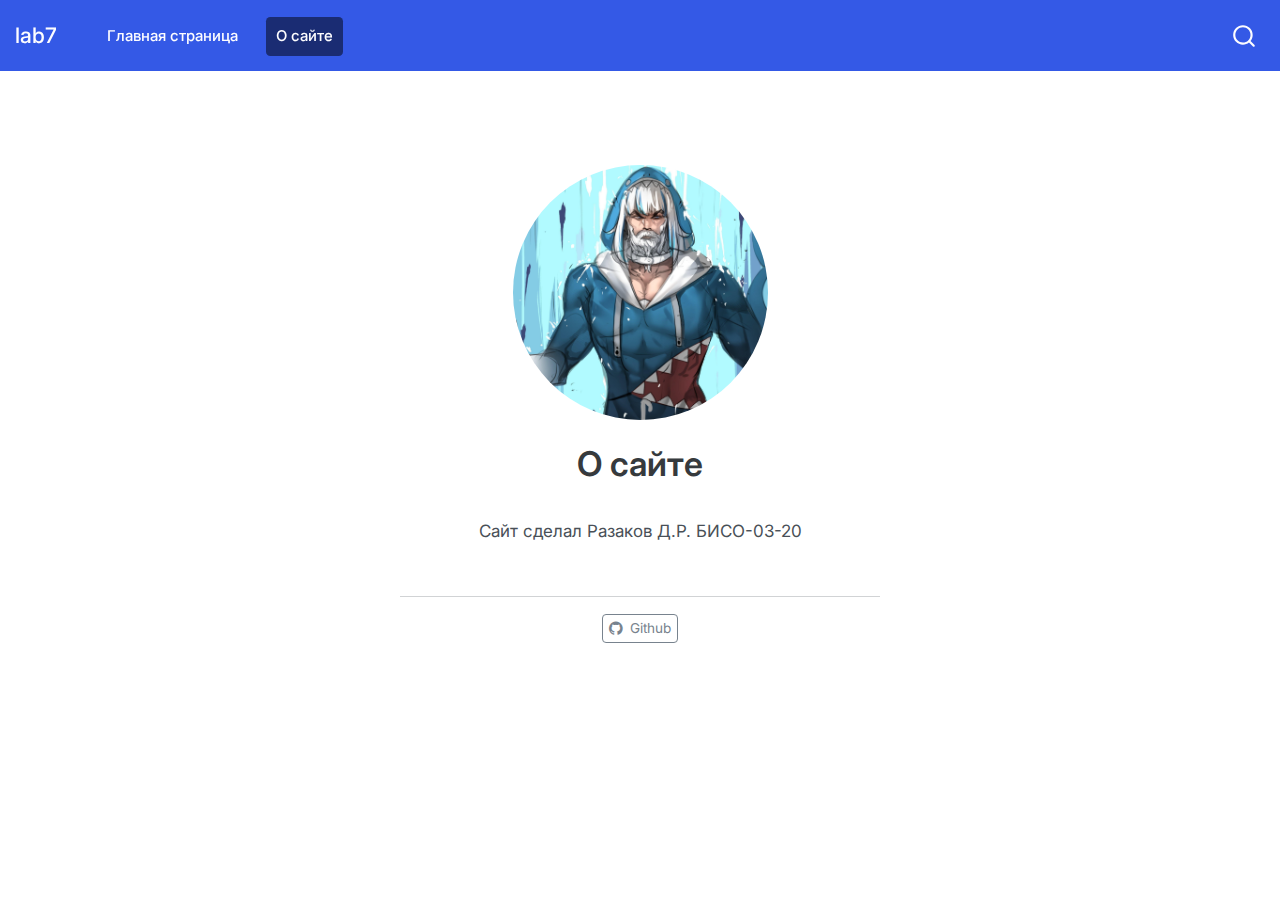
<file: docs/about.html>
<!DOCTYPE html>
<html xmlns="http://www.w3.org/1999/xhtml" lang="en" xml:lang="en"><head>

<meta charset="utf-8">
<meta name="generator" content="quarto-1.3.353">

<meta name="viewport" content="width=device-width, initial-scale=1.0, user-scalable=yes">


<title>lab7 - О сайте</title>
<style>
code{white-space: pre-wrap;}
span.smallcaps{font-variant: small-caps;}
div.columns{display: flex; gap: min(4vw, 1.5em);}
div.column{flex: auto; overflow-x: auto;}
div.hanging-indent{margin-left: 1.5em; text-indent: -1.5em;}
ul.task-list{list-style: none;}
ul.task-list li input[type="checkbox"] {
  width: 0.8em;
  margin: 0 0.8em 0.2em -1em; /* quarto-specific, see https://github.com/quarto-dev/quarto-cli/issues/4556 */ 
  vertical-align: middle;
}
</style>


<script src="site_libs/quarto-nav/quarto-nav.js"></script>
<script src="site_libs/quarto-nav/headroom.min.js"></script>
<script src="site_libs/clipboard/clipboard.min.js"></script>
<script src="site_libs/quarto-search/autocomplete.umd.js"></script>
<script src="site_libs/quarto-search/fuse.min.js"></script>
<script src="site_libs/quarto-search/quarto-search.js"></script>
<meta name="quarto:offset" content="./">
<script src="site_libs/quarto-html/quarto.js"></script>
<script src="site_libs/quarto-html/popper.min.js"></script>
<script src="site_libs/quarto-html/tippy.umd.min.js"></script>
<link href="site_libs/quarto-html/tippy.css" rel="stylesheet">
<link href="site_libs/quarto-html/quarto-syntax-highlighting.css" rel="stylesheet" id="quarto-text-highlighting-styles">
<script src="site_libs/bootstrap/bootstrap.min.js"></script>
<link href="site_libs/bootstrap/bootstrap-icons.css" rel="stylesheet">
<link href="site_libs/bootstrap/bootstrap.min.css" rel="stylesheet" id="quarto-bootstrap" data-mode="light">
<script id="quarto-search-options" type="application/json">{
  "location": "navbar",
  "copy-button": false,
  "collapse-after": 3,
  "panel-placement": "end",
  "type": "overlay",
  "limit": 20,
  "language": {
    "search-no-results-text": "No results",
    "search-matching-documents-text": "matching documents",
    "search-copy-link-title": "Copy link to search",
    "search-hide-matches-text": "Hide additional matches",
    "search-more-match-text": "more match in this document",
    "search-more-matches-text": "more matches in this document",
    "search-clear-button-title": "Clear",
    "search-detached-cancel-button-title": "Cancel",
    "search-submit-button-title": "Submit"
  }
}</script>


<link rel="stylesheet" href="styles.css">
</head>

<body class="nav-fixed fullcontent">

<div id="quarto-search-results"></div>
  <header id="quarto-header" class="headroom fixed-top">
    <nav class="navbar navbar-expand-lg navbar-dark ">
      <div class="navbar-container container-fluid">
      <div class="navbar-brand-container">
    <a class="navbar-brand" href="./index.html">
    <span class="navbar-title">lab7</span>
    </a>
  </div>
            <div id="quarto-search" class="" title="Search"></div>
          <button class="navbar-toggler" type="button" data-bs-toggle="collapse" data-bs-target="#navbarCollapse" aria-controls="navbarCollapse" aria-expanded="false" aria-label="Toggle navigation" onclick="if (window.quartoToggleHeadroom) { window.quartoToggleHeadroom(); }">
  <span class="navbar-toggler-icon"></span>
</button>
          <div class="collapse navbar-collapse" id="navbarCollapse">
            <ul class="navbar-nav navbar-nav-scroll me-auto">
  <li class="nav-item">
    <a class="nav-link" href="./index.html" rel="" target="">
 <span class="menu-text">Главная страница</span></a>
  </li>  
  <li class="nav-item">
    <a class="nav-link active" href="./about.html" rel="" target="" aria-current="page">
 <span class="menu-text">О сайте</span></a>
  </li>  
</ul>
            <div class="quarto-navbar-tools ms-auto">
</div>
          </div> <!-- /navcollapse -->
      </div> <!-- /container-fluid -->
    </nav>
</header>
<!-- content -->
<div id="quarto-content" class="quarto-container page-columns page-rows-contents page-layout-article page-navbar">
<!-- sidebar -->
<!-- margin-sidebar -->
    
<!-- main -->
<div class="quarto-about-jolla">
  <img src="pumpedGura.jpg" class="about-image
  round " style="height: 15em; width: 15em;">
 <header id="title-block-header" class="quarto-title-block default">
<div class="quarto-title">
<h1 class="title">О сайте</h1>
</div>
<div class="quarto-title-meta">
  </div>
</header><main class="content" id="quarto-document-content">
<p>Сайт сделал Разаков Д.Р. БИСО-03-20</p>


</main> 
  <hr class="about-sep">
   <div class="about-links">
  <a href="https://github.com/Keykoun" class="about-link" rel="" target="">
    <i class="bi bi-github"></i>
     <span class="about-link-text">Github</span>
  </a>
</div>
</div>
 <!-- /main -->
<script id="quarto-html-after-body" type="application/javascript">
window.document.addEventListener("DOMContentLoaded", function (event) {
  const toggleBodyColorMode = (bsSheetEl) => {
    const mode = bsSheetEl.getAttribute("data-mode");
    const bodyEl = window.document.querySelector("body");
    if (mode === "dark") {
      bodyEl.classList.add("quarto-dark");
      bodyEl.classList.remove("quarto-light");
    } else {
      bodyEl.classList.add("quarto-light");
      bodyEl.classList.remove("quarto-dark");
    }
  }
  const toggleBodyColorPrimary = () => {
    const bsSheetEl = window.document.querySelector("link#quarto-bootstrap");
    if (bsSheetEl) {
      toggleBodyColorMode(bsSheetEl);
    }
  }
  toggleBodyColorPrimary();  
  const isCodeAnnotation = (el) => {
    for (const clz of el.classList) {
      if (clz.startsWith('code-annotation-')) {                     
        return true;
      }
    }
    return false;
  }
  const clipboard = new window.ClipboardJS('.code-copy-button', {
    text: function(trigger) {
      const codeEl = trigger.previousElementSibling.cloneNode(true);
      for (const childEl of codeEl.children) {
        if (isCodeAnnotation(childEl)) {
          childEl.remove();
        }
      }
      return codeEl.innerText;
    }
  });
  clipboard.on('success', function(e) {
    // button target
    const button = e.trigger;
    // don't keep focus
    button.blur();
    // flash "checked"
    button.classList.add('code-copy-button-checked');
    var currentTitle = button.getAttribute("title");
    button.setAttribute("title", "Copied!");
    let tooltip;
    if (window.bootstrap) {
      button.setAttribute("data-bs-toggle", "tooltip");
      button.setAttribute("data-bs-placement", "left");
      button.setAttribute("data-bs-title", "Copied!");
      tooltip = new bootstrap.Tooltip(button, 
        { trigger: "manual", 
          customClass: "code-copy-button-tooltip",
          offset: [0, -8]});
      tooltip.show();    
    }
    setTimeout(function() {
      if (tooltip) {
        tooltip.hide();
        button.removeAttribute("data-bs-title");
        button.removeAttribute("data-bs-toggle");
        button.removeAttribute("data-bs-placement");
      }
      button.setAttribute("title", currentTitle);
      button.classList.remove('code-copy-button-checked');
    }, 1000);
    // clear code selection
    e.clearSelection();
  });
  function tippyHover(el, contentFn) {
    const config = {
      allowHTML: true,
      content: contentFn,
      maxWidth: 500,
      delay: 100,
      arrow: false,
      appendTo: function(el) {
          return el.parentElement;
      },
      interactive: true,
      interactiveBorder: 10,
      theme: 'quarto',
      placement: 'bottom-start'
    };
    window.tippy(el, config); 
  }
  const noterefs = window.document.querySelectorAll('a[role="doc-noteref"]');
  for (var i=0; i<noterefs.length; i++) {
    const ref = noterefs[i];
    tippyHover(ref, function() {
      // use id or data attribute instead here
      let href = ref.getAttribute('data-footnote-href') || ref.getAttribute('href');
      try { href = new URL(href).hash; } catch {}
      const id = href.replace(/^#\/?/, "");
      const note = window.document.getElementById(id);
      return note.innerHTML;
    });
  }
      let selectedAnnoteEl;
      const selectorForAnnotation = ( cell, annotation) => {
        let cellAttr = 'data-code-cell="' + cell + '"';
        let lineAttr = 'data-code-annotation="' +  annotation + '"';
        const selector = 'span[' + cellAttr + '][' + lineAttr + ']';
        return selector;
      }
      const selectCodeLines = (annoteEl) => {
        const doc = window.document;
        const targetCell = annoteEl.getAttribute("data-target-cell");
        const targetAnnotation = annoteEl.getAttribute("data-target-annotation");
        const annoteSpan = window.document.querySelector(selectorForAnnotation(targetCell, targetAnnotation));
        const lines = annoteSpan.getAttribute("data-code-lines").split(",");
        const lineIds = lines.map((line) => {
          return targetCell + "-" + line;
        })
        let top = null;
        let height = null;
        let parent = null;
        if (lineIds.length > 0) {
            //compute the position of the single el (top and bottom and make a div)
            const el = window.document.getElementById(lineIds[0]);
            top = el.offsetTop;
            height = el.offsetHeight;
            parent = el.parentElement.parentElement;
          if (lineIds.length > 1) {
            const lastEl = window.document.getElementById(lineIds[lineIds.length - 1]);
            const bottom = lastEl.offsetTop + lastEl.offsetHeight;
            height = bottom - top;
          }
          if (top !== null && height !== null && parent !== null) {
            // cook up a div (if necessary) and position it 
            let div = window.document.getElementById("code-annotation-line-highlight");
            if (div === null) {
              div = window.document.createElement("div");
              div.setAttribute("id", "code-annotation-line-highlight");
              div.style.position = 'absolute';
              parent.appendChild(div);
            }
            div.style.top = top - 2 + "px";
            div.style.height = height + 4 + "px";
            let gutterDiv = window.document.getElementById("code-annotation-line-highlight-gutter");
            if (gutterDiv === null) {
              gutterDiv = window.document.createElement("div");
              gutterDiv.setAttribute("id", "code-annotation-line-highlight-gutter");
              gutterDiv.style.position = 'absolute';
              const codeCell = window.document.getElementById(targetCell);
              const gutter = codeCell.querySelector('.code-annotation-gutter');
              gutter.appendChild(gutterDiv);
            }
            gutterDiv.style.top = top - 2 + "px";
            gutterDiv.style.height = height + 4 + "px";
          }
          selectedAnnoteEl = annoteEl;
        }
      };
      const unselectCodeLines = () => {
        const elementsIds = ["code-annotation-line-highlight", "code-annotation-line-highlight-gutter"];
        elementsIds.forEach((elId) => {
          const div = window.document.getElementById(elId);
          if (div) {
            div.remove();
          }
        });
        selectedAnnoteEl = undefined;
      };
      // Attach click handler to the DT
      const annoteDls = window.document.querySelectorAll('dt[data-target-cell]');
      for (const annoteDlNode of annoteDls) {
        annoteDlNode.addEventListener('click', (event) => {
          const clickedEl = event.target;
          if (clickedEl !== selectedAnnoteEl) {
            unselectCodeLines();
            const activeEl = window.document.querySelector('dt[data-target-cell].code-annotation-active');
            if (activeEl) {
              activeEl.classList.remove('code-annotation-active');
            }
            selectCodeLines(clickedEl);
            clickedEl.classList.add('code-annotation-active');
          } else {
            // Unselect the line
            unselectCodeLines();
            clickedEl.classList.remove('code-annotation-active');
          }
        });
      }
  const findCites = (el) => {
    const parentEl = el.parentElement;
    if (parentEl) {
      const cites = parentEl.dataset.cites;
      if (cites) {
        return {
          el,
          cites: cites.split(' ')
        };
      } else {
        return findCites(el.parentElement)
      }
    } else {
      return undefined;
    }
  };
  var bibliorefs = window.document.querySelectorAll('a[role="doc-biblioref"]');
  for (var i=0; i<bibliorefs.length; i++) {
    const ref = bibliorefs[i];
    const citeInfo = findCites(ref);
    if (citeInfo) {
      tippyHover(citeInfo.el, function() {
        var popup = window.document.createElement('div');
        citeInfo.cites.forEach(function(cite) {
          var citeDiv = window.document.createElement('div');
          citeDiv.classList.add('hanging-indent');
          citeDiv.classList.add('csl-entry');
          var biblioDiv = window.document.getElementById('ref-' + cite);
          if (biblioDiv) {
            citeDiv.innerHTML = biblioDiv.innerHTML;
          }
          popup.appendChild(citeDiv);
        });
        return popup.innerHTML;
      });
    }
  }
});
</script>
</div> <!-- /content -->



</body></html>
</file>
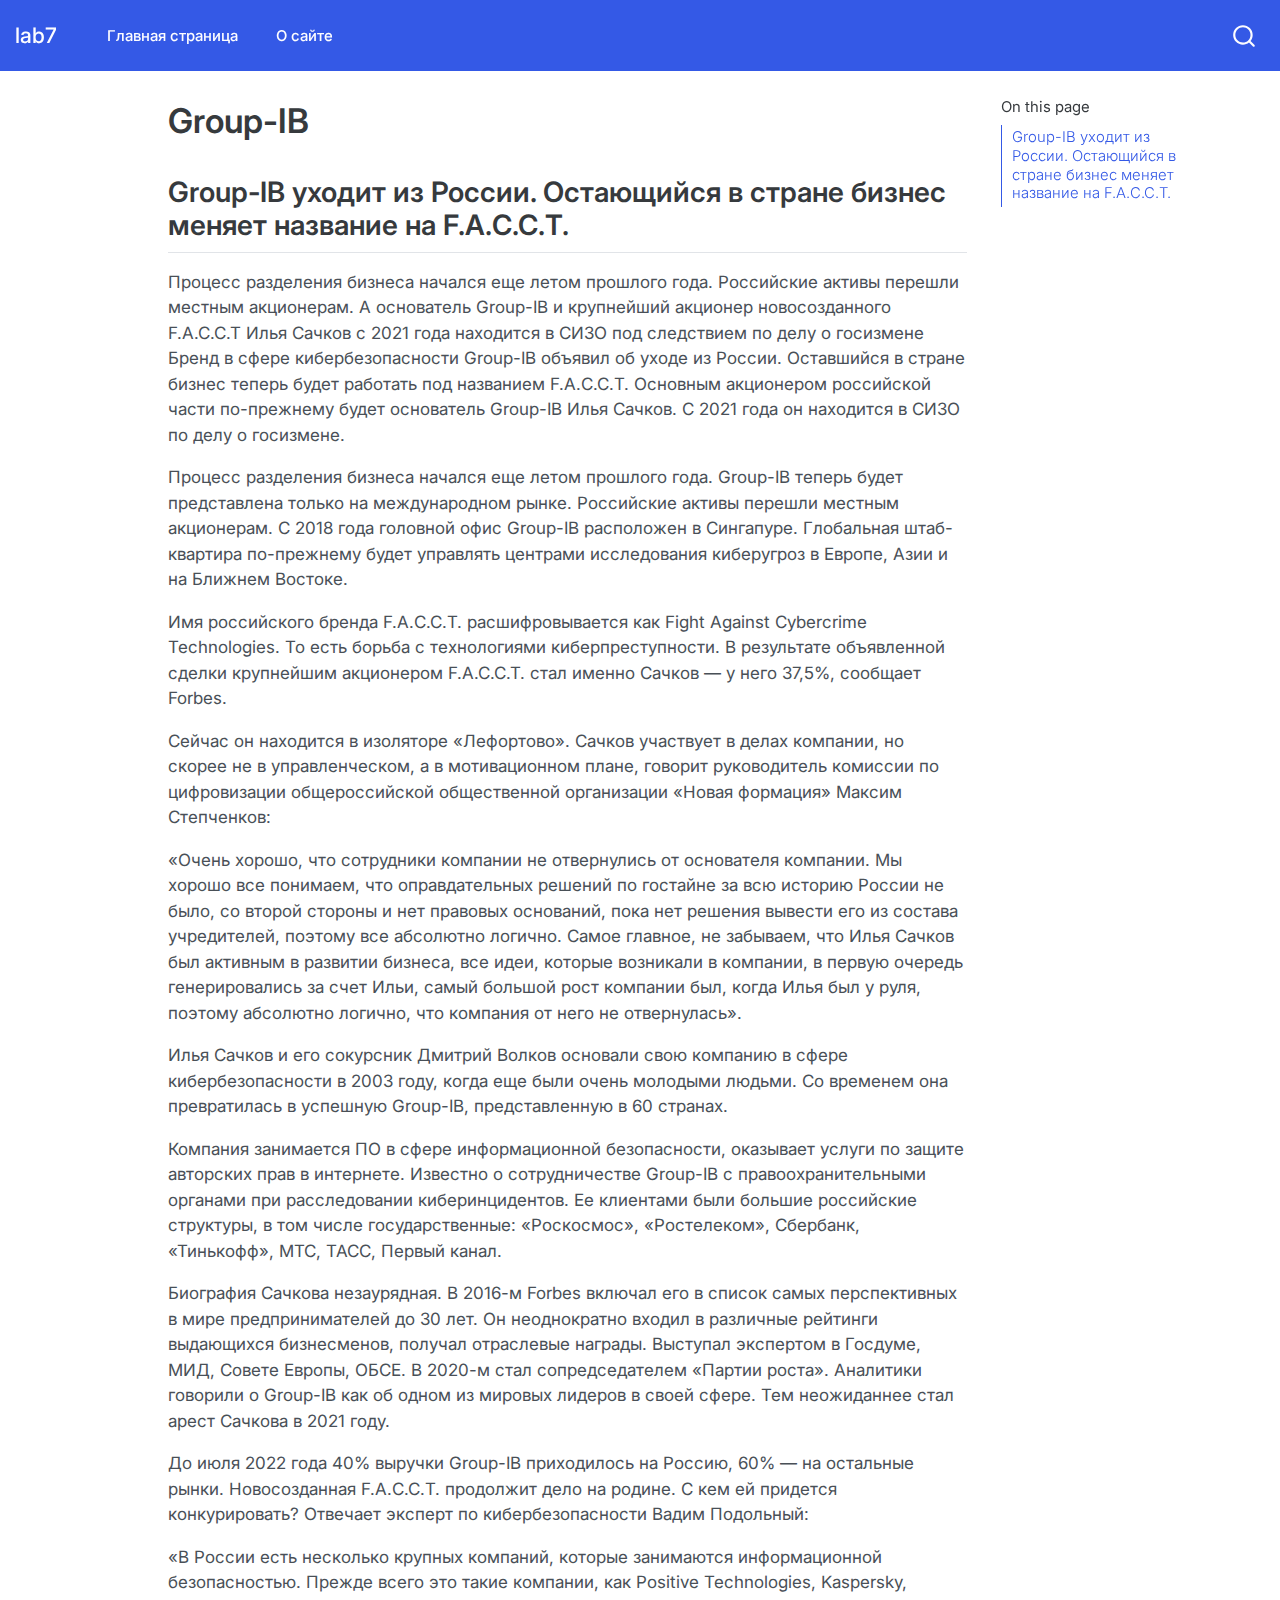
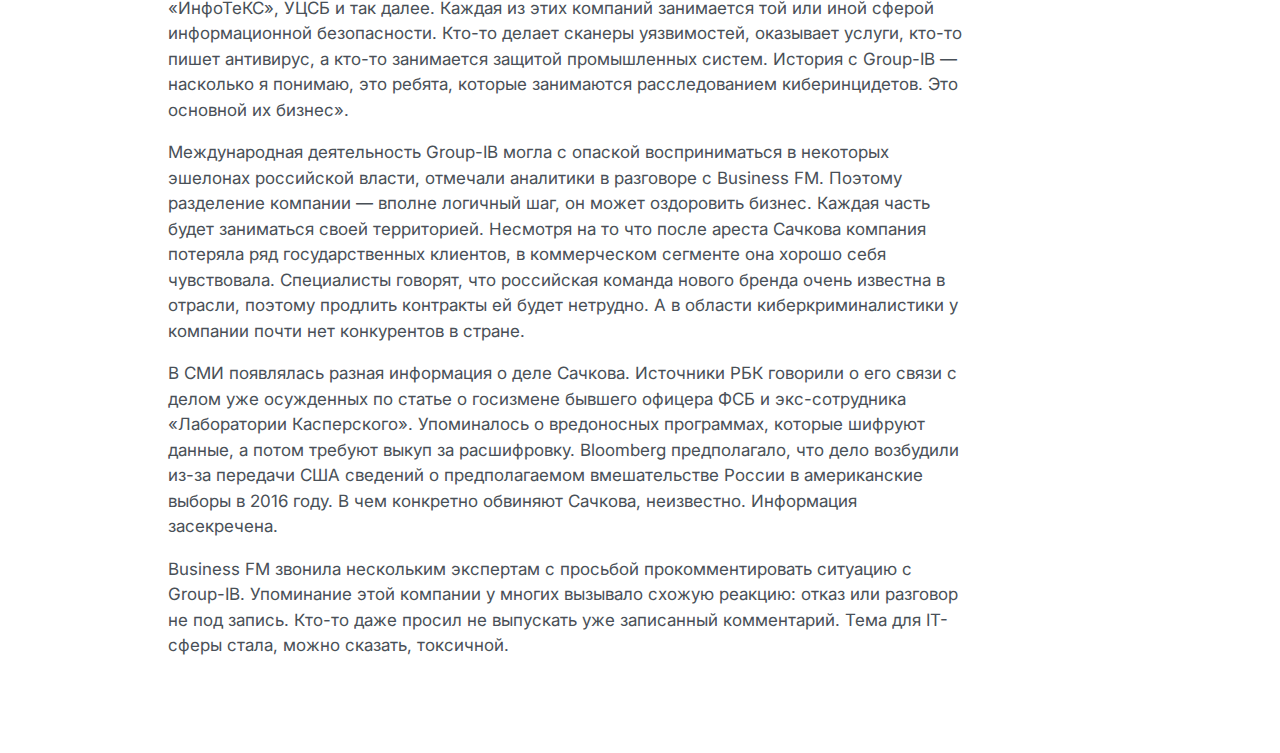
<file: docs/group_ib.html>
<!DOCTYPE html>
<html xmlns="http://www.w3.org/1999/xhtml" lang="en" xml:lang="en"><head>

<meta charset="utf-8">
<meta name="generator" content="quarto-1.3.353">

<meta name="viewport" content="width=device-width, initial-scale=1.0, user-scalable=yes">


<title>lab7 - Group-IB</title>
<style>
code{white-space: pre-wrap;}
span.smallcaps{font-variant: small-caps;}
div.columns{display: flex; gap: min(4vw, 1.5em);}
div.column{flex: auto; overflow-x: auto;}
div.hanging-indent{margin-left: 1.5em; text-indent: -1.5em;}
ul.task-list{list-style: none;}
ul.task-list li input[type="checkbox"] {
  width: 0.8em;
  margin: 0 0.8em 0.2em -1em; /* quarto-specific, see https://github.com/quarto-dev/quarto-cli/issues/4556 */ 
  vertical-align: middle;
}
</style>


<script src="site_libs/quarto-nav/quarto-nav.js"></script>
<script src="site_libs/quarto-nav/headroom.min.js"></script>
<script src="site_libs/clipboard/clipboard.min.js"></script>
<script src="site_libs/quarto-search/autocomplete.umd.js"></script>
<script src="site_libs/quarto-search/fuse.min.js"></script>
<script src="site_libs/quarto-search/quarto-search.js"></script>
<meta name="quarto:offset" content="./">
<script src="site_libs/quarto-html/quarto.js"></script>
<script src="site_libs/quarto-html/popper.min.js"></script>
<script src="site_libs/quarto-html/tippy.umd.min.js"></script>
<script src="site_libs/quarto-html/anchor.min.js"></script>
<link href="site_libs/quarto-html/tippy.css" rel="stylesheet">
<link href="site_libs/quarto-html/quarto-syntax-highlighting-dark.css" rel="stylesheet" id="quarto-text-highlighting-styles">
<script src="site_libs/bootstrap/bootstrap.min.js"></script>
<link href="site_libs/bootstrap/bootstrap-icons.css" rel="stylesheet">
<link href="site_libs/bootstrap/bootstrap.min.css" rel="stylesheet" id="quarto-bootstrap" data-mode="dark">
<script id="quarto-search-options" type="application/json">{
  "location": "navbar",
  "copy-button": false,
  "collapse-after": 3,
  "panel-placement": "end",
  "type": "overlay",
  "limit": 20,
  "language": {
    "search-no-results-text": "No results",
    "search-matching-documents-text": "matching documents",
    "search-copy-link-title": "Copy link to search",
    "search-hide-matches-text": "Hide additional matches",
    "search-more-match-text": "more match in this document",
    "search-more-matches-text": "more matches in this document",
    "search-clear-button-title": "Clear",
    "search-detached-cancel-button-title": "Cancel",
    "search-submit-button-title": "Submit"
  }
}</script>


<link rel="stylesheet" href="styles.css">
</head>

<body class="nav-fixed">

<div id="quarto-search-results"></div>
  <header id="quarto-header" class="headroom fixed-top">
    <nav class="navbar navbar-expand-lg navbar-dark ">
      <div class="navbar-container container-fluid">
      <div class="navbar-brand-container">
    <a class="navbar-brand" href="./index.html">
    <span class="navbar-title">lab7</span>
    </a>
  </div>
            <div id="quarto-search" class="" title="Search"></div>
          <button class="navbar-toggler" type="button" data-bs-toggle="collapse" data-bs-target="#navbarCollapse" aria-controls="navbarCollapse" aria-expanded="false" aria-label="Toggle navigation" onclick="if (window.quartoToggleHeadroom) { window.quartoToggleHeadroom(); }">
  <span class="navbar-toggler-icon"></span>
</button>
          <div class="collapse navbar-collapse" id="navbarCollapse">
            <ul class="navbar-nav navbar-nav-scroll me-auto">
  <li class="nav-item">
    <a class="nav-link" href="./index.html" rel="" target="">
 <span class="menu-text">Главная страница</span></a>
  </li>  
  <li class="nav-item">
    <a class="nav-link" href="./about.html" rel="" target="">
 <span class="menu-text">О сайте</span></a>
  </li>  
</ul>
            <div class="quarto-navbar-tools ms-auto">
</div>
          </div> <!-- /navcollapse -->
      </div> <!-- /container-fluid -->
    </nav>
</header>
<!-- content -->
<div id="quarto-content" class="quarto-container page-columns page-rows-contents page-layout-article page-navbar">
<!-- sidebar -->
<!-- margin-sidebar -->
    <div id="quarto-margin-sidebar" class="sidebar margin-sidebar">
        <nav id="TOC" role="doc-toc" class="toc-active">
    <h2 id="toc-title">On this page</h2>
   
  <ul>
  <li><a href="#group-ib-уходит-из-россии.-остающийся-в-стране-бизнес-меняет-название-на-f.a.с.с.t." id="toc-group-ib-уходит-из-россии.-остающийся-в-стране-бизнес-меняет-название-на-f.a.с.с.t." class="nav-link active" data-scroll-target="#group-ib-уходит-из-россии.-остающийся-в-стране-бизнес-меняет-название-на-f.a.с.с.t.">Group-IB уходит из России. Остающийся в стране бизнес меняет название на F.A.С.С.T.</a></li>
  </ul>
</nav>
    </div>
<!-- main -->
<main class="content" id="quarto-document-content">

<header id="title-block-header" class="quarto-title-block default">
<div class="quarto-title">
<h1 class="title">Group-IB</h1>
</div>



<div class="quarto-title-meta">

    
  
    
  </div>
  

</header>

<section id="group-ib-уходит-из-россии.-остающийся-в-стране-бизнес-меняет-название-на-f.a.с.с.t." class="level2">
<h2 class="anchored" data-anchor-id="group-ib-уходит-из-россии.-остающийся-в-стране-бизнес-меняет-название-на-f.a.с.с.t.">Group-IB уходит из России. Остающийся в стране бизнес меняет название на F.A.С.С.T.</h2>
<p>Процесс разделения бизнеса начался еще летом прошлого года. Российские активы перешли местным акционерам. А основатель Group-IB и крупнейший акционер новосозданного F.A.C.C.T Илья Сачков с 2021 года находится в СИЗО под следствием по делу о госизмене Бренд в сфере кибербезопасности Group-IB объявил об уходе из России. Оставшийся в стране бизнес теперь будет работать под названием F.A.С.С.T. Основным акционером российской части по-прежнему будет основатель Group-IB Илья Сачков. С 2021 года он находится в СИЗО по делу о госизмене.</p>
<p>Процесс разделения бизнеса начался еще летом прошлого года. Group-IB теперь будет представлена только на международном рынке. Российские активы перешли местным акционерам. С 2018 года головной офис Group-IB расположен в Сингапуре. Глобальная штаб-квартира по-прежнему будет управлять центрами исследования киберугроз в Европе, Азии и на Ближнем Востоке.</p>
<p>Имя российского бренда F.A.С.С.T. расшифровывается как Fight Against Cybercrime Technologies. То есть борьба с технологиями киберпреступности. В результате объявленной сделки крупнейшим акционером F.A.C.C.T. стал именно Сачков — у него 37,5%, сообщает Forbes.</p>
<p>Сейчас он находится в изоляторе «Лефортово». Сачков участвует в делах компании, но скорее не в управленческом, а в мотивационном плане, говорит руководитель комиссии по цифровизации общероссийской общественной организации «Новая формация» Максим Степченков:</p>
<p>«Очень хорошо, что сотрудники компании не отвернулись от основателя компании. Мы хорошо все понимаем, что оправдательных решений по гостайне за всю историю России не было, со второй стороны и нет правовых оснований, пока нет решения вывести его из состава учредителей, поэтому все абсолютно логично. Самое главное, не забываем, что Илья Сачков был активным в развитии бизнеса, все идеи, которые возникали в компании, в первую очередь генерировались за счет Ильи, самый большой рост компании был, когда Илья был у руля, поэтому абсолютно логично, что компания от него не отвернулась».</p>
<p>Илья Сачков и его сокурсник Дмитрий Волков основали свою компанию в сфере кибербезопасности в 2003 году, когда еще были очень молодыми людьми. Со временем она превратилась в успешную Group-IB, представленную в 60 странах.</p>
<p>Компания занимается ПО в сфере информационной безопасности, оказывает услуги по защите авторских прав в интернете. Известно о сотрудничестве Group-IB с правоохранительными органами при расследовании киберинцидентов. Ее клиентами были большие российские структуры, в том числе государственные: «Роскосмос», «Ростелеком», Сбербанк, «Тинькофф», МТС, ТАСС, Первый канал.</p>
<p>Биография Сачкова незаурядная. В 2016-м Forbes включал его в список самых перспективных в мире предпринимателей до 30 лет. Он неоднократно входил в различные рейтинги выдающихся бизнесменов, получал отраслевые награды. Выступал экспертом в Госдуме, МИД, Совете Европы, ОБСЕ. В 2020-м стал сопредседателем «Партии роста». Аналитики говорили о Group-IB как об одном из мировых лидеров в своей сфере. Тем неожиданнее стал арест Сачкова в 2021 году.</p>
<p>До июля 2022 года 40% выручки Group-IB приходилось на Россию, 60% — на остальные рынки. Новосозданная F.A.С.С.T. продолжит дело на родине. С кем ей придется конкурировать? Отвечает эксперт по кибербезопасности Вадим Подольный:</p>
<p>«В России есть несколько крупных компаний, которые занимаются информационной безопасностью. Прежде всего это такие компании, как Positive Technologies, Kaspersky, «ИнфоТеКС», УЦСБ и так далее. Каждая из этих компаний занимается той или иной сферой информационной безопасности. Кто-то делает сканеры уязвимостей, оказывает услуги, кто-то пишет антивирус, а кто-то занимается защитой промышленных систем. История с Group-IB — насколько я понимаю, это ребята, которые занимаются расследованием киберинцидетов. Это основной их бизнес».</p>
<p>Международная деятельность Group-IB могла с опаской восприниматься в некоторых эшелонах российской власти, отмечали аналитики в разговоре с Business FM. Поэтому разделение компании — вполне логичный шаг, он может оздоровить бизнес. Каждая часть будет заниматься своей территорией. Несмотря на то что после ареста Сачкова компания потеряла ряд государственных клиентов, в коммерческом сегменте она хорошо себя чувствовала. Специалисты говорят, что российская команда нового бренда очень известна в отрасли, поэтому продлить контракты ей будет нетрудно. А в области киберкриминалистики у компании почти нет конкурентов в стране.</p>
<p>В СМИ появлялась разная информация о деле Сачкова. Источники РБК говорили о его связи с делом уже осужденных по статье о госизмене бывшего офицера ФСБ и экс-сотрудника «Лаборатории Касперского». Упоминалось о вредоносных программах, которые шифруют данные, а потом требуют выкуп за расшифровку. Bloomberg предполагало, что дело возбудили из-за передачи США сведений о предполагаемом вмешательстве России в американские выборы в 2016 году. В чем конкретно обвиняют Сачкова, неизвестно. Информация засекречена.</p>
<p>Business FM звонила нескольким экспертам с просьбой прокомментировать ситуацию с Group-IB. Упоминание этой компании у многих вызывало схожую реакцию: отказ или разговор не под запись. Кто-то даже просил не выпускать уже записанный комментарий. Тема для IT-сферы стала, можно сказать, токсичной.</p>


</section>

</main> <!-- /main -->
<script id="quarto-html-after-body" type="application/javascript">
window.document.addEventListener("DOMContentLoaded", function (event) {
  const toggleBodyColorMode = (bsSheetEl) => {
    const mode = bsSheetEl.getAttribute("data-mode");
    const bodyEl = window.document.querySelector("body");
    if (mode === "dark") {
      bodyEl.classList.add("quarto-dark");
      bodyEl.classList.remove("quarto-light");
    } else {
      bodyEl.classList.add("quarto-light");
      bodyEl.classList.remove("quarto-dark");
    }
  }
  const toggleBodyColorPrimary = () => {
    const bsSheetEl = window.document.querySelector("link#quarto-bootstrap");
    if (bsSheetEl) {
      toggleBodyColorMode(bsSheetEl);
    }
  }
  toggleBodyColorPrimary();  
  const icon = "";
  const anchorJS = new window.AnchorJS();
  anchorJS.options = {
    placement: 'right',
    icon: icon
  };
  anchorJS.add('.anchored');
  const isCodeAnnotation = (el) => {
    for (const clz of el.classList) {
      if (clz.startsWith('code-annotation-')) {                     
        return true;
      }
    }
    return false;
  }
  const clipboard = new window.ClipboardJS('.code-copy-button', {
    text: function(trigger) {
      const codeEl = trigger.previousElementSibling.cloneNode(true);
      for (const childEl of codeEl.children) {
        if (isCodeAnnotation(childEl)) {
          childEl.remove();
        }
      }
      return codeEl.innerText;
    }
  });
  clipboard.on('success', function(e) {
    // button target
    const button = e.trigger;
    // don't keep focus
    button.blur();
    // flash "checked"
    button.classList.add('code-copy-button-checked');
    var currentTitle = button.getAttribute("title");
    button.setAttribute("title", "Copied!");
    let tooltip;
    if (window.bootstrap) {
      button.setAttribute("data-bs-toggle", "tooltip");
      button.setAttribute("data-bs-placement", "left");
      button.setAttribute("data-bs-title", "Copied!");
      tooltip = new bootstrap.Tooltip(button, 
        { trigger: "manual", 
          customClass: "code-copy-button-tooltip",
          offset: [0, -8]});
      tooltip.show();    
    }
    setTimeout(function() {
      if (tooltip) {
        tooltip.hide();
        button.removeAttribute("data-bs-title");
        button.removeAttribute("data-bs-toggle");
        button.removeAttribute("data-bs-placement");
      }
      button.setAttribute("title", currentTitle);
      button.classList.remove('code-copy-button-checked');
    }, 1000);
    // clear code selection
    e.clearSelection();
  });
  function tippyHover(el, contentFn) {
    const config = {
      allowHTML: true,
      content: contentFn,
      maxWidth: 500,
      delay: 100,
      arrow: false,
      appendTo: function(el) {
          return el.parentElement;
      },
      interactive: true,
      interactiveBorder: 10,
      theme: 'quarto',
      placement: 'bottom-start'
    };
    window.tippy(el, config); 
  }
  const noterefs = window.document.querySelectorAll('a[role="doc-noteref"]');
  for (var i=0; i<noterefs.length; i++) {
    const ref = noterefs[i];
    tippyHover(ref, function() {
      // use id or data attribute instead here
      let href = ref.getAttribute('data-footnote-href') || ref.getAttribute('href');
      try { href = new URL(href).hash; } catch {}
      const id = href.replace(/^#\/?/, "");
      const note = window.document.getElementById(id);
      return note.innerHTML;
    });
  }
      let selectedAnnoteEl;
      const selectorForAnnotation = ( cell, annotation) => {
        let cellAttr = 'data-code-cell="' + cell + '"';
        let lineAttr = 'data-code-annotation="' +  annotation + '"';
        const selector = 'span[' + cellAttr + '][' + lineAttr + ']';
        return selector;
      }
      const selectCodeLines = (annoteEl) => {
        const doc = window.document;
        const targetCell = annoteEl.getAttribute("data-target-cell");
        const targetAnnotation = annoteEl.getAttribute("data-target-annotation");
        const annoteSpan = window.document.querySelector(selectorForAnnotation(targetCell, targetAnnotation));
        const lines = annoteSpan.getAttribute("data-code-lines").split(",");
        const lineIds = lines.map((line) => {
          return targetCell + "-" + line;
        })
        let top = null;
        let height = null;
        let parent = null;
        if (lineIds.length > 0) {
            //compute the position of the single el (top and bottom and make a div)
            const el = window.document.getElementById(lineIds[0]);
            top = el.offsetTop;
            height = el.offsetHeight;
            parent = el.parentElement.parentElement;
          if (lineIds.length > 1) {
            const lastEl = window.document.getElementById(lineIds[lineIds.length - 1]);
            const bottom = lastEl.offsetTop + lastEl.offsetHeight;
            height = bottom - top;
          }
          if (top !== null && height !== null && parent !== null) {
            // cook up a div (if necessary) and position it 
            let div = window.document.getElementById("code-annotation-line-highlight");
            if (div === null) {
              div = window.document.createElement("div");
              div.setAttribute("id", "code-annotation-line-highlight");
              div.style.position = 'absolute';
              parent.appendChild(div);
            }
            div.style.top = top - 2 + "px";
            div.style.height = height + 4 + "px";
            let gutterDiv = window.document.getElementById("code-annotation-line-highlight-gutter");
            if (gutterDiv === null) {
              gutterDiv = window.document.createElement("div");
              gutterDiv.setAttribute("id", "code-annotation-line-highlight-gutter");
              gutterDiv.style.position = 'absolute';
              const codeCell = window.document.getElementById(targetCell);
              const gutter = codeCell.querySelector('.code-annotation-gutter');
              gutter.appendChild(gutterDiv);
            }
            gutterDiv.style.top = top - 2 + "px";
            gutterDiv.style.height = height + 4 + "px";
          }
          selectedAnnoteEl = annoteEl;
        }
      };
      const unselectCodeLines = () => {
        const elementsIds = ["code-annotation-line-highlight", "code-annotation-line-highlight-gutter"];
        elementsIds.forEach((elId) => {
          const div = window.document.getElementById(elId);
          if (div) {
            div.remove();
          }
        });
        selectedAnnoteEl = undefined;
      };
      // Attach click handler to the DT
      const annoteDls = window.document.querySelectorAll('dt[data-target-cell]');
      for (const annoteDlNode of annoteDls) {
        annoteDlNode.addEventListener('click', (event) => {
          const clickedEl = event.target;
          if (clickedEl !== selectedAnnoteEl) {
            unselectCodeLines();
            const activeEl = window.document.querySelector('dt[data-target-cell].code-annotation-active');
            if (activeEl) {
              activeEl.classList.remove('code-annotation-active');
            }
            selectCodeLines(clickedEl);
            clickedEl.classList.add('code-annotation-active');
          } else {
            // Unselect the line
            unselectCodeLines();
            clickedEl.classList.remove('code-annotation-active');
          }
        });
      }
  const findCites = (el) => {
    const parentEl = el.parentElement;
    if (parentEl) {
      const cites = parentEl.dataset.cites;
      if (cites) {
        return {
          el,
          cites: cites.split(' ')
        };
      } else {
        return findCites(el.parentElement)
      }
    } else {
      return undefined;
    }
  };
  var bibliorefs = window.document.querySelectorAll('a[role="doc-biblioref"]');
  for (var i=0; i<bibliorefs.length; i++) {
    const ref = bibliorefs[i];
    const citeInfo = findCites(ref);
    if (citeInfo) {
      tippyHover(citeInfo.el, function() {
        var popup = window.document.createElement('div');
        citeInfo.cites.forEach(function(cite) {
          var citeDiv = window.document.createElement('div');
          citeDiv.classList.add('hanging-indent');
          citeDiv.classList.add('csl-entry');
          var biblioDiv = window.document.getElementById('ref-' + cite);
          if (biblioDiv) {
            citeDiv.innerHTML = biblioDiv.innerHTML;
          }
          popup.appendChild(citeDiv);
        });
        return popup.innerHTML;
      });
    }
  }
});
</script>
</div> <!-- /content -->



</body></html>
</file>
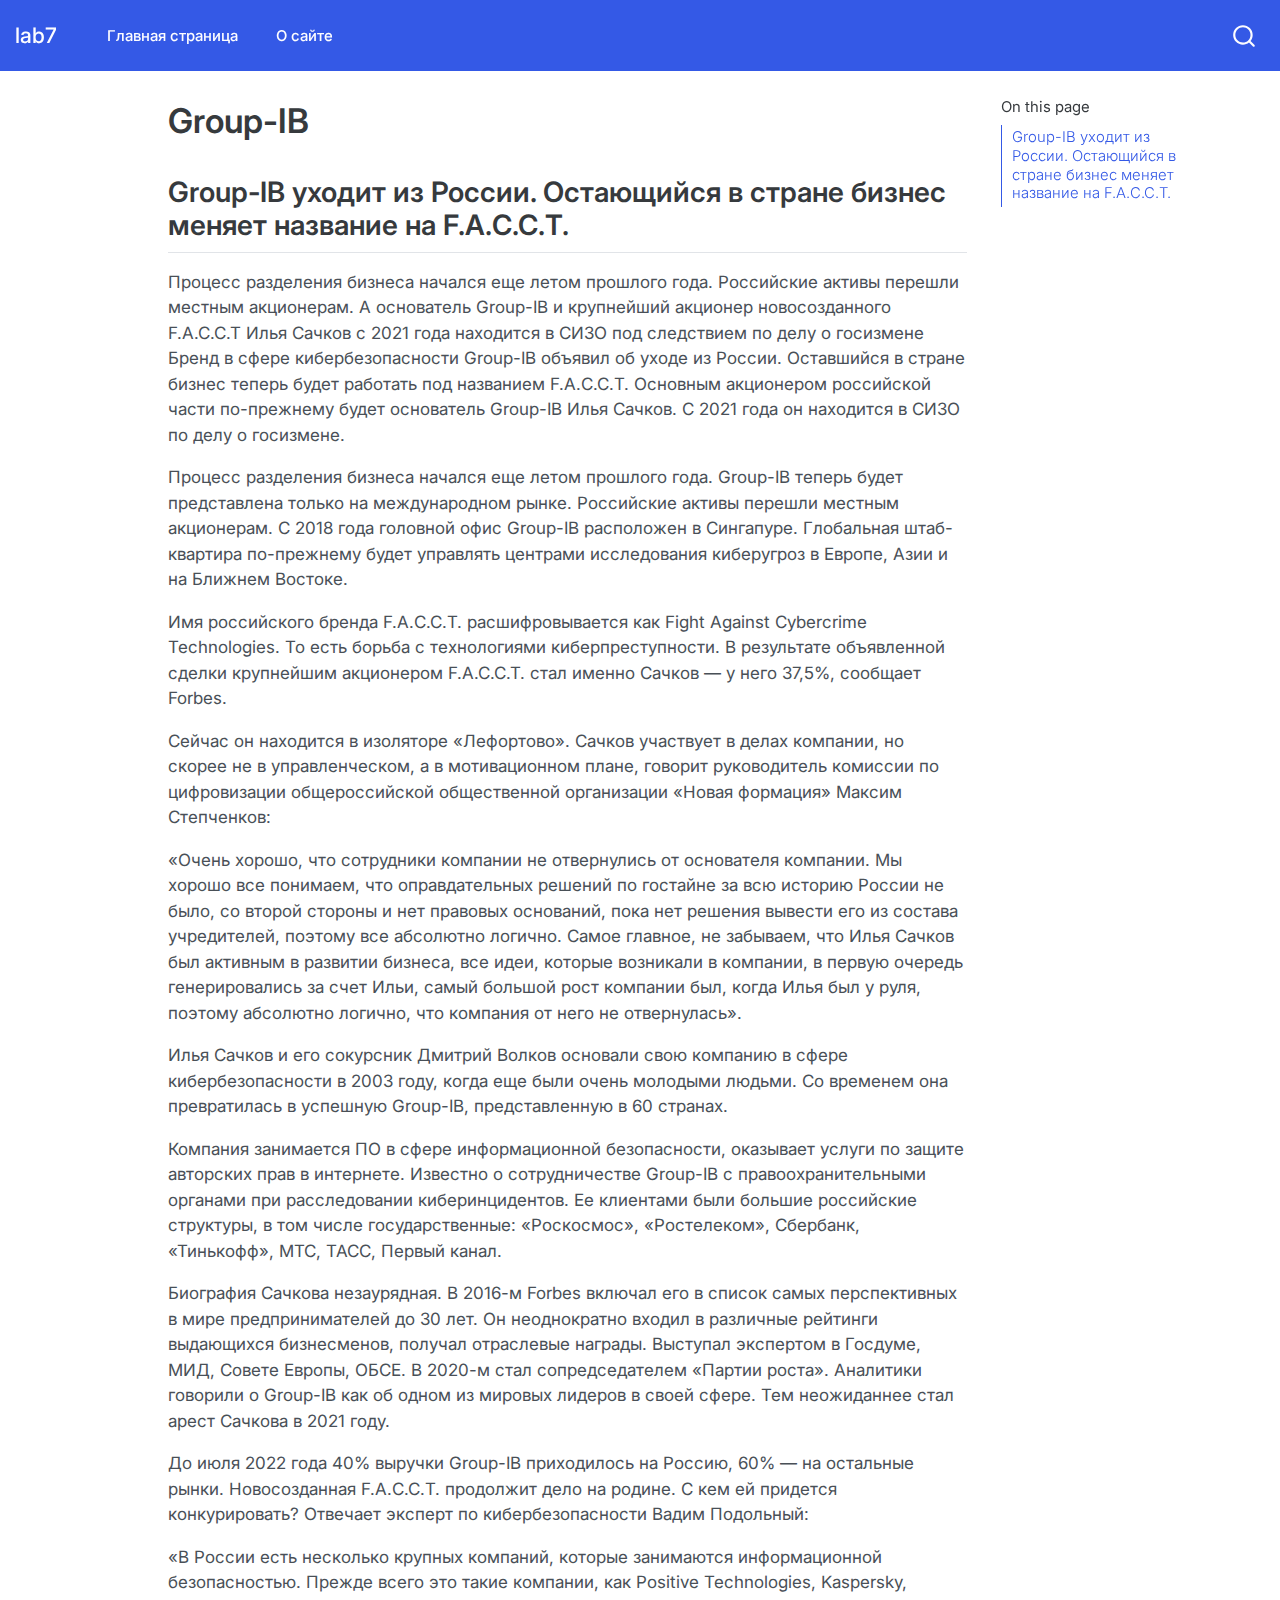
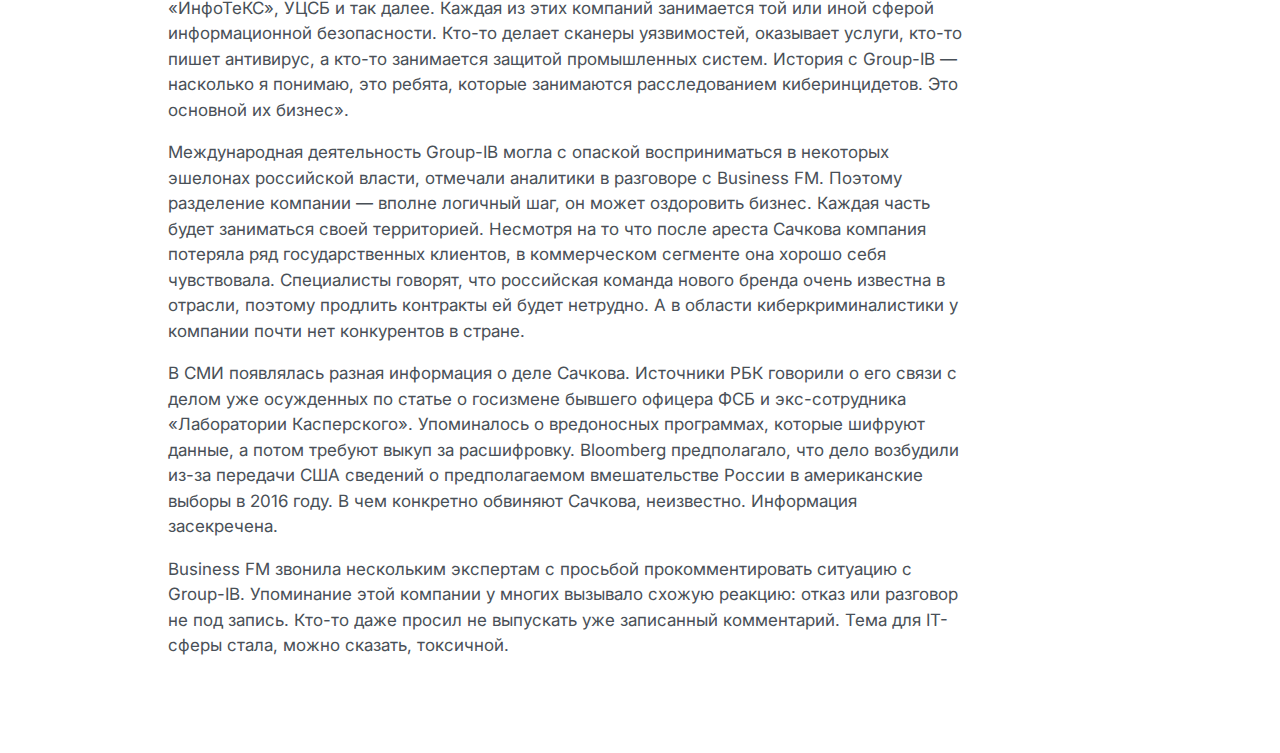
<file: docs/posts/group_ib.html>
<!DOCTYPE html>
<html xmlns="http://www.w3.org/1999/xhtml" lang="en" xml:lang="en"><head>

<meta charset="utf-8">
<meta name="generator" content="quarto-1.3.353">

<meta name="viewport" content="width=device-width, initial-scale=1.0, user-scalable=yes">


<title>lab7 - Group-IB</title>
<style>
code{white-space: pre-wrap;}
span.smallcaps{font-variant: small-caps;}
div.columns{display: flex; gap: min(4vw, 1.5em);}
div.column{flex: auto; overflow-x: auto;}
div.hanging-indent{margin-left: 1.5em; text-indent: -1.5em;}
ul.task-list{list-style: none;}
ul.task-list li input[type="checkbox"] {
  width: 0.8em;
  margin: 0 0.8em 0.2em -1em; /* quarto-specific, see https://github.com/quarto-dev/quarto-cli/issues/4556 */ 
  vertical-align: middle;
}
</style>


<script src="../site_libs/quarto-nav/quarto-nav.js"></script>
<script src="../site_libs/quarto-nav/headroom.min.js"></script>
<script src="../site_libs/clipboard/clipboard.min.js"></script>
<script src="../site_libs/quarto-search/autocomplete.umd.js"></script>
<script src="../site_libs/quarto-search/fuse.min.js"></script>
<script src="../site_libs/quarto-search/quarto-search.js"></script>
<meta name="quarto:offset" content="../">
<script src="../site_libs/quarto-html/quarto.js"></script>
<script src="../site_libs/quarto-html/popper.min.js"></script>
<script src="../site_libs/quarto-html/tippy.umd.min.js"></script>
<script src="../site_libs/quarto-html/anchor.min.js"></script>
<link href="../site_libs/quarto-html/tippy.css" rel="stylesheet">
<link href="../site_libs/quarto-html/quarto-syntax-highlighting.css" rel="stylesheet" id="quarto-text-highlighting-styles">
<script src="../site_libs/bootstrap/bootstrap.min.js"></script>
<link href="../site_libs/bootstrap/bootstrap-icons.css" rel="stylesheet">
<link href="../site_libs/bootstrap/bootstrap.min.css" rel="stylesheet" id="quarto-bootstrap" data-mode="light">
<script id="quarto-search-options" type="application/json">{
  "location": "navbar",
  "copy-button": false,
  "collapse-after": 3,
  "panel-placement": "end",
  "type": "overlay",
  "limit": 20,
  "language": {
    "search-no-results-text": "No results",
    "search-matching-documents-text": "matching documents",
    "search-copy-link-title": "Copy link to search",
    "search-hide-matches-text": "Hide additional matches",
    "search-more-match-text": "more match in this document",
    "search-more-matches-text": "more matches in this document",
    "search-clear-button-title": "Clear",
    "search-detached-cancel-button-title": "Cancel",
    "search-submit-button-title": "Submit"
  }
}</script>


<link rel="stylesheet" href="../styles.css">
</head>

<body class="nav-fixed">

<div id="quarto-search-results"></div>
  <header id="quarto-header" class="headroom fixed-top">
    <nav class="navbar navbar-expand-lg navbar-dark ">
      <div class="navbar-container container-fluid">
      <div class="navbar-brand-container">
    <a class="navbar-brand" href="../index.html">
    <span class="navbar-title">lab7</span>
    </a>
  </div>
            <div id="quarto-search" class="" title="Search"></div>
          <button class="navbar-toggler" type="button" data-bs-toggle="collapse" data-bs-target="#navbarCollapse" aria-controls="navbarCollapse" aria-expanded="false" aria-label="Toggle navigation" onclick="if (window.quartoToggleHeadroom) { window.quartoToggleHeadroom(); }">
  <span class="navbar-toggler-icon"></span>
</button>
          <div class="collapse navbar-collapse" id="navbarCollapse">
            <ul class="navbar-nav navbar-nav-scroll me-auto">
  <li class="nav-item">
    <a class="nav-link" href="../index.html" rel="" target="">
 <span class="menu-text">Главная страница</span></a>
  </li>  
  <li class="nav-item">
    <a class="nav-link" href="../about.html" rel="" target="">
 <span class="menu-text">О сайте</span></a>
  </li>  
</ul>
            <div class="quarto-navbar-tools ms-auto">
</div>
          </div> <!-- /navcollapse -->
      </div> <!-- /container-fluid -->
    </nav>
</header>
<!-- content -->
<div id="quarto-content" class="quarto-container page-columns page-rows-contents page-layout-article page-navbar">
<!-- sidebar -->
<!-- margin-sidebar -->
    <div id="quarto-margin-sidebar" class="sidebar margin-sidebar">
        <nav id="TOC" role="doc-toc" class="toc-active">
    <h2 id="toc-title">On this page</h2>
   
  <ul>
  <li><a href="#group-ib-уходит-из-россии.-остающийся-в-стране-бизнес-меняет-название-на-f.a.с.с.t." id="toc-group-ib-уходит-из-россии.-остающийся-в-стране-бизнес-меняет-название-на-f.a.с.с.t." class="nav-link active" data-scroll-target="#group-ib-уходит-из-россии.-остающийся-в-стране-бизнес-меняет-название-на-f.a.с.с.t.">Group-IB уходит из России. Остающийся в стране бизнес меняет название на F.A.С.С.T.</a></li>
  </ul>
</nav>
    </div>
<!-- main -->
<main class="content" id="quarto-document-content">

<header id="title-block-header" class="quarto-title-block default">
<div class="quarto-title">
<h1 class="title">Group-IB</h1>
</div>



<div class="quarto-title-meta">

    
  
    
  </div>
  

</header>

<section id="group-ib-уходит-из-россии.-остающийся-в-стране-бизнес-меняет-название-на-f.a.с.с.t." class="level2">
<h2 class="anchored" data-anchor-id="group-ib-уходит-из-россии.-остающийся-в-стране-бизнес-меняет-название-на-f.a.с.с.t.">Group-IB уходит из России. Остающийся в стране бизнес меняет название на F.A.С.С.T.</h2>
<p>Процесс разделения бизнеса начался еще летом прошлого года. Российские активы перешли местным акционерам. А основатель Group-IB и крупнейший акционер новосозданного F.A.C.C.T Илья Сачков с 2021 года находится в СИЗО под следствием по делу о госизмене Бренд в сфере кибербезопасности Group-IB объявил об уходе из России. Оставшийся в стране бизнес теперь будет работать под названием F.A.С.С.T. Основным акционером российской части по-прежнему будет основатель Group-IB Илья Сачков. С 2021 года он находится в СИЗО по делу о госизмене.</p>
<p>Процесс разделения бизнеса начался еще летом прошлого года. Group-IB теперь будет представлена только на международном рынке. Российские активы перешли местным акционерам. С 2018 года головной офис Group-IB расположен в Сингапуре. Глобальная штаб-квартира по-прежнему будет управлять центрами исследования киберугроз в Европе, Азии и на Ближнем Востоке.</p>
<p>Имя российского бренда F.A.С.С.T. расшифровывается как Fight Against Cybercrime Technologies. То есть борьба с технологиями киберпреступности. В результате объявленной сделки крупнейшим акционером F.A.C.C.T. стал именно Сачков — у него 37,5%, сообщает Forbes.</p>
<p>Сейчас он находится в изоляторе «Лефортово». Сачков участвует в делах компании, но скорее не в управленческом, а в мотивационном плане, говорит руководитель комиссии по цифровизации общероссийской общественной организации «Новая формация» Максим Степченков:</p>
<p>«Очень хорошо, что сотрудники компании не отвернулись от основателя компании. Мы хорошо все понимаем, что оправдательных решений по гостайне за всю историю России не было, со второй стороны и нет правовых оснований, пока нет решения вывести его из состава учредителей, поэтому все абсолютно логично. Самое главное, не забываем, что Илья Сачков был активным в развитии бизнеса, все идеи, которые возникали в компании, в первую очередь генерировались за счет Ильи, самый большой рост компании был, когда Илья был у руля, поэтому абсолютно логично, что компания от него не отвернулась».</p>
<p>Илья Сачков и его сокурсник Дмитрий Волков основали свою компанию в сфере кибербезопасности в 2003 году, когда еще были очень молодыми людьми. Со временем она превратилась в успешную Group-IB, представленную в 60 странах.</p>
<p>Компания занимается ПО в сфере информационной безопасности, оказывает услуги по защите авторских прав в интернете. Известно о сотрудничестве Group-IB с правоохранительными органами при расследовании киберинцидентов. Ее клиентами были большие российские структуры, в том числе государственные: «Роскосмос», «Ростелеком», Сбербанк, «Тинькофф», МТС, ТАСС, Первый канал.</p>
<p>Биография Сачкова незаурядная. В 2016-м Forbes включал его в список самых перспективных в мире предпринимателей до 30 лет. Он неоднократно входил в различные рейтинги выдающихся бизнесменов, получал отраслевые награды. Выступал экспертом в Госдуме, МИД, Совете Европы, ОБСЕ. В 2020-м стал сопредседателем «Партии роста». Аналитики говорили о Group-IB как об одном из мировых лидеров в своей сфере. Тем неожиданнее стал арест Сачкова в 2021 году.</p>
<p>До июля 2022 года 40% выручки Group-IB приходилось на Россию, 60% — на остальные рынки. Новосозданная F.A.С.С.T. продолжит дело на родине. С кем ей придется конкурировать? Отвечает эксперт по кибербезопасности Вадим Подольный:</p>
<p>«В России есть несколько крупных компаний, которые занимаются информационной безопасностью. Прежде всего это такие компании, как Positive Technologies, Kaspersky, «ИнфоТеКС», УЦСБ и так далее. Каждая из этих компаний занимается той или иной сферой информационной безопасности. Кто-то делает сканеры уязвимостей, оказывает услуги, кто-то пишет антивирус, а кто-то занимается защитой промышленных систем. История с Group-IB — насколько я понимаю, это ребята, которые занимаются расследованием киберинцидетов. Это основной их бизнес».</p>
<p>Международная деятельность Group-IB могла с опаской восприниматься в некоторых эшелонах российской власти, отмечали аналитики в разговоре с Business FM. Поэтому разделение компании — вполне логичный шаг, он может оздоровить бизнес. Каждая часть будет заниматься своей территорией. Несмотря на то что после ареста Сачкова компания потеряла ряд государственных клиентов, в коммерческом сегменте она хорошо себя чувствовала. Специалисты говорят, что российская команда нового бренда очень известна в отрасли, поэтому продлить контракты ей будет нетрудно. А в области киберкриминалистики у компании почти нет конкурентов в стране.</p>
<p>В СМИ появлялась разная информация о деле Сачкова. Источники РБК говорили о его связи с делом уже осужденных по статье о госизмене бывшего офицера ФСБ и экс-сотрудника «Лаборатории Касперского». Упоминалось о вредоносных программах, которые шифруют данные, а потом требуют выкуп за расшифровку. Bloomberg предполагало, что дело возбудили из-за передачи США сведений о предполагаемом вмешательстве России в американские выборы в 2016 году. В чем конкретно обвиняют Сачкова, неизвестно. Информация засекречена.</p>
<p>Business FM звонила нескольким экспертам с просьбой прокомментировать ситуацию с Group-IB. Упоминание этой компании у многих вызывало схожую реакцию: отказ или разговор не под запись. Кто-то даже просил не выпускать уже записанный комментарий. Тема для IT-сферы стала, можно сказать, токсичной.</p>


</section>

</main> <!-- /main -->
<script id="quarto-html-after-body" type="application/javascript">
window.document.addEventListener("DOMContentLoaded", function (event) {
  const toggleBodyColorMode = (bsSheetEl) => {
    const mode = bsSheetEl.getAttribute("data-mode");
    const bodyEl = window.document.querySelector("body");
    if (mode === "dark") {
      bodyEl.classList.add("quarto-dark");
      bodyEl.classList.remove("quarto-light");
    } else {
      bodyEl.classList.add("quarto-light");
      bodyEl.classList.remove("quarto-dark");
    }
  }
  const toggleBodyColorPrimary = () => {
    const bsSheetEl = window.document.querySelector("link#quarto-bootstrap");
    if (bsSheetEl) {
      toggleBodyColorMode(bsSheetEl);
    }
  }
  toggleBodyColorPrimary();  
  const icon = "";
  const anchorJS = new window.AnchorJS();
  anchorJS.options = {
    placement: 'right',
    icon: icon
  };
  anchorJS.add('.anchored');
  const isCodeAnnotation = (el) => {
    for (const clz of el.classList) {
      if (clz.startsWith('code-annotation-')) {                     
        return true;
      }
    }
    return false;
  }
  const clipboard = new window.ClipboardJS('.code-copy-button', {
    text: function(trigger) {
      const codeEl = trigger.previousElementSibling.cloneNode(true);
      for (const childEl of codeEl.children) {
        if (isCodeAnnotation(childEl)) {
          childEl.remove();
        }
      }
      return codeEl.innerText;
    }
  });
  clipboard.on('success', function(e) {
    // button target
    const button = e.trigger;
    // don't keep focus
    button.blur();
    // flash "checked"
    button.classList.add('code-copy-button-checked');
    var currentTitle = button.getAttribute("title");
    button.setAttribute("title", "Copied!");
    let tooltip;
    if (window.bootstrap) {
      button.setAttribute("data-bs-toggle", "tooltip");
      button.setAttribute("data-bs-placement", "left");
      button.setAttribute("data-bs-title", "Copied!");
      tooltip = new bootstrap.Tooltip(button, 
        { trigger: "manual", 
          customClass: "code-copy-button-tooltip",
          offset: [0, -8]});
      tooltip.show();    
    }
    setTimeout(function() {
      if (tooltip) {
        tooltip.hide();
        button.removeAttribute("data-bs-title");
        button.removeAttribute("data-bs-toggle");
        button.removeAttribute("data-bs-placement");
      }
      button.setAttribute("title", currentTitle);
      button.classList.remove('code-copy-button-checked');
    }, 1000);
    // clear code selection
    e.clearSelection();
  });
  function tippyHover(el, contentFn) {
    const config = {
      allowHTML: true,
      content: contentFn,
      maxWidth: 500,
      delay: 100,
      arrow: false,
      appendTo: function(el) {
          return el.parentElement;
      },
      interactive: true,
      interactiveBorder: 10,
      theme: 'quarto',
      placement: 'bottom-start'
    };
    window.tippy(el, config); 
  }
  const noterefs = window.document.querySelectorAll('a[role="doc-noteref"]');
  for (var i=0; i<noterefs.length; i++) {
    const ref = noterefs[i];
    tippyHover(ref, function() {
      // use id or data attribute instead here
      let href = ref.getAttribute('data-footnote-href') || ref.getAttribute('href');
      try { href = new URL(href).hash; } catch {}
      const id = href.replace(/^#\/?/, "");
      const note = window.document.getElementById(id);
      return note.innerHTML;
    });
  }
      let selectedAnnoteEl;
      const selectorForAnnotation = ( cell, annotation) => {
        let cellAttr = 'data-code-cell="' + cell + '"';
        let lineAttr = 'data-code-annotation="' +  annotation + '"';
        const selector = 'span[' + cellAttr + '][' + lineAttr + ']';
        return selector;
      }
      const selectCodeLines = (annoteEl) => {
        const doc = window.document;
        const targetCell = annoteEl.getAttribute("data-target-cell");
        const targetAnnotation = annoteEl.getAttribute("data-target-annotation");
        const annoteSpan = window.document.querySelector(selectorForAnnotation(targetCell, targetAnnotation));
        const lines = annoteSpan.getAttribute("data-code-lines").split(",");
        const lineIds = lines.map((line) => {
          return targetCell + "-" + line;
        })
        let top = null;
        let height = null;
        let parent = null;
        if (lineIds.length > 0) {
            //compute the position of the single el (top and bottom and make a div)
            const el = window.document.getElementById(lineIds[0]);
            top = el.offsetTop;
            height = el.offsetHeight;
            parent = el.parentElement.parentElement;
          if (lineIds.length > 1) {
            const lastEl = window.document.getElementById(lineIds[lineIds.length - 1]);
            const bottom = lastEl.offsetTop + lastEl.offsetHeight;
            height = bottom - top;
          }
          if (top !== null && height !== null && parent !== null) {
            // cook up a div (if necessary) and position it 
            let div = window.document.getElementById("code-annotation-line-highlight");
            if (div === null) {
              div = window.document.createElement("div");
              div.setAttribute("id", "code-annotation-line-highlight");
              div.style.position = 'absolute';
              parent.appendChild(div);
            }
            div.style.top = top - 2 + "px";
            div.style.height = height + 4 + "px";
            let gutterDiv = window.document.getElementById("code-annotation-line-highlight-gutter");
            if (gutterDiv === null) {
              gutterDiv = window.document.createElement("div");
              gutterDiv.setAttribute("id", "code-annotation-line-highlight-gutter");
              gutterDiv.style.position = 'absolute';
              const codeCell = window.document.getElementById(targetCell);
              const gutter = codeCell.querySelector('.code-annotation-gutter');
              gutter.appendChild(gutterDiv);
            }
            gutterDiv.style.top = top - 2 + "px";
            gutterDiv.style.height = height + 4 + "px";
          }
          selectedAnnoteEl = annoteEl;
        }
      };
      const unselectCodeLines = () => {
        const elementsIds = ["code-annotation-line-highlight", "code-annotation-line-highlight-gutter"];
        elementsIds.forEach((elId) => {
          const div = window.document.getElementById(elId);
          if (div) {
            div.remove();
          }
        });
        selectedAnnoteEl = undefined;
      };
      // Attach click handler to the DT
      const annoteDls = window.document.querySelectorAll('dt[data-target-cell]');
      for (const annoteDlNode of annoteDls) {
        annoteDlNode.addEventListener('click', (event) => {
          const clickedEl = event.target;
          if (clickedEl !== selectedAnnoteEl) {
            unselectCodeLines();
            const activeEl = window.document.querySelector('dt[data-target-cell].code-annotation-active');
            if (activeEl) {
              activeEl.classList.remove('code-annotation-active');
            }
            selectCodeLines(clickedEl);
            clickedEl.classList.add('code-annotation-active');
          } else {
            // Unselect the line
            unselectCodeLines();
            clickedEl.classList.remove('code-annotation-active');
          }
        });
      }
  const findCites = (el) => {
    const parentEl = el.parentElement;
    if (parentEl) {
      const cites = parentEl.dataset.cites;
      if (cites) {
        return {
          el,
          cites: cites.split(' ')
        };
      } else {
        return findCites(el.parentElement)
      }
    } else {
      return undefined;
    }
  };
  var bibliorefs = window.document.querySelectorAll('a[role="doc-biblioref"]');
  for (var i=0; i<bibliorefs.length; i++) {
    const ref = bibliorefs[i];
    const citeInfo = findCites(ref);
    if (citeInfo) {
      tippyHover(citeInfo.el, function() {
        var popup = window.document.createElement('div');
        citeInfo.cites.forEach(function(cite) {
          var citeDiv = window.document.createElement('div');
          citeDiv.classList.add('hanging-indent');
          citeDiv.classList.add('csl-entry');
          var biblioDiv = window.document.getElementById('ref-' + cite);
          if (biblioDiv) {
            citeDiv.innerHTML = biblioDiv.innerHTML;
          }
          popup.appendChild(citeDiv);
        });
        return popup.innerHTML;
      });
    }
  }
});
</script>
</div> <!-- /content -->



</body></html>
</file>
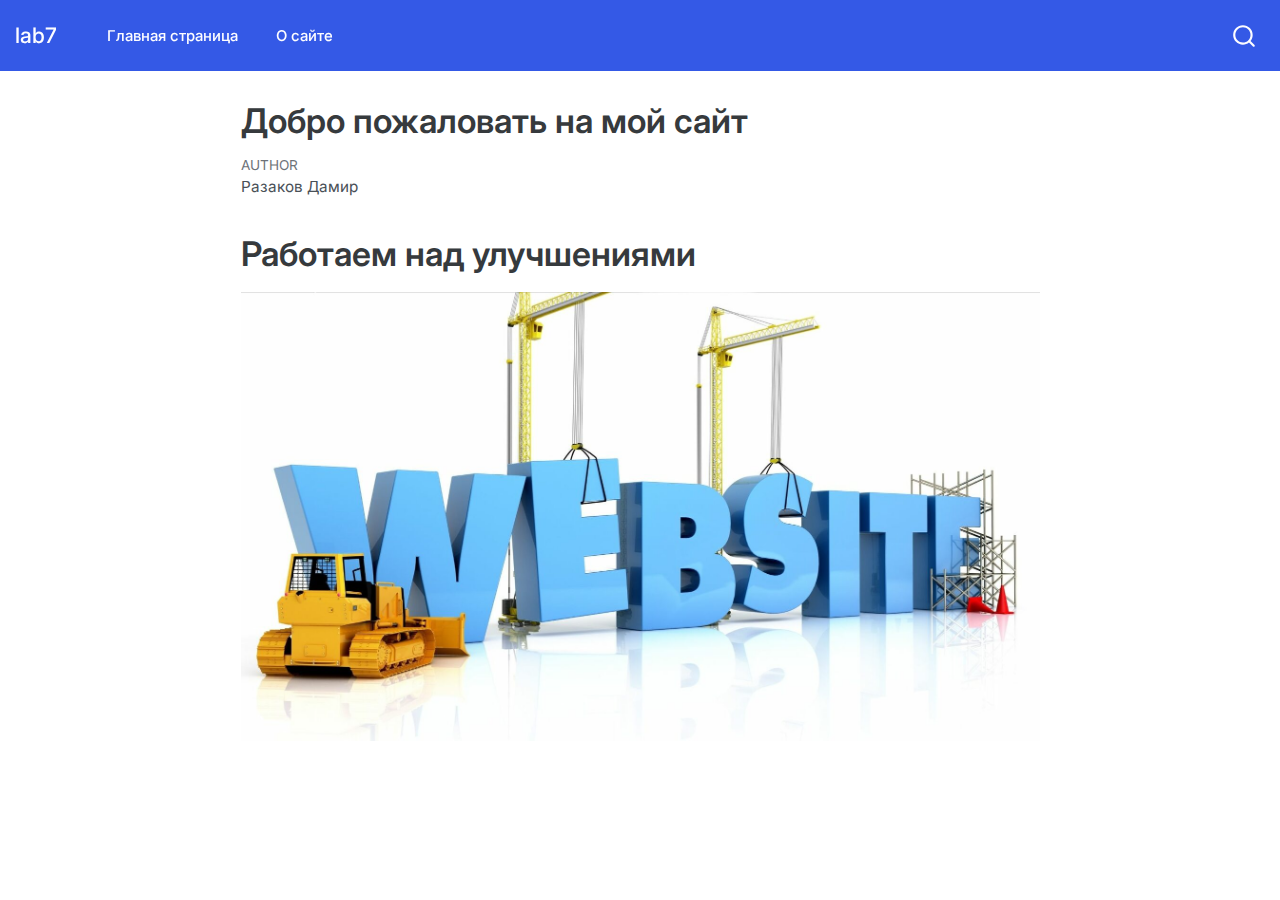
<file: docs/posts/welcome.html>
<!DOCTYPE html>
<html xmlns="http://www.w3.org/1999/xhtml" lang="en" xml:lang="en"><head>

<meta charset="utf-8">
<meta name="generator" content="quarto-1.3.353">

<meta name="viewport" content="width=device-width, initial-scale=1.0, user-scalable=yes">

<meta name="author" content="Разаков Дамир">

<title>lab7 - Добро пожаловать на мой сайт</title>
<style>
code{white-space: pre-wrap;}
span.smallcaps{font-variant: small-caps;}
div.columns{display: flex; gap: min(4vw, 1.5em);}
div.column{flex: auto; overflow-x: auto;}
div.hanging-indent{margin-left: 1.5em; text-indent: -1.5em;}
ul.task-list{list-style: none;}
ul.task-list li input[type="checkbox"] {
  width: 0.8em;
  margin: 0 0.8em 0.2em -1em; /* quarto-specific, see https://github.com/quarto-dev/quarto-cli/issues/4556 */ 
  vertical-align: middle;
}
</style>


<script src="../site_libs/quarto-nav/quarto-nav.js"></script>
<script src="../site_libs/quarto-nav/headroom.min.js"></script>
<script src="../site_libs/clipboard/clipboard.min.js"></script>
<script src="../site_libs/quarto-search/autocomplete.umd.js"></script>
<script src="../site_libs/quarto-search/fuse.min.js"></script>
<script src="../site_libs/quarto-search/quarto-search.js"></script>
<meta name="quarto:offset" content="../">
<script src="../site_libs/quarto-html/quarto.js"></script>
<script src="../site_libs/quarto-html/popper.min.js"></script>
<script src="../site_libs/quarto-html/tippy.umd.min.js"></script>
<script src="../site_libs/quarto-html/anchor.min.js"></script>
<link href="../site_libs/quarto-html/tippy.css" rel="stylesheet">
<link href="../site_libs/quarto-html/quarto-syntax-highlighting-dark.css" rel="stylesheet" id="quarto-text-highlighting-styles">
<script src="../site_libs/bootstrap/bootstrap.min.js"></script>
<link href="../site_libs/bootstrap/bootstrap-icons.css" rel="stylesheet">
<link href="../site_libs/bootstrap/bootstrap.min.css" rel="stylesheet" id="quarto-bootstrap" data-mode="dark">
<script id="quarto-search-options" type="application/json">{
  "location": "navbar",
  "copy-button": false,
  "collapse-after": 3,
  "panel-placement": "end",
  "type": "overlay",
  "limit": 20,
  "language": {
    "search-no-results-text": "No results",
    "search-matching-documents-text": "matching documents",
    "search-copy-link-title": "Copy link to search",
    "search-hide-matches-text": "Hide additional matches",
    "search-more-match-text": "more match in this document",
    "search-more-matches-text": "more matches in this document",
    "search-clear-button-title": "Clear",
    "search-detached-cancel-button-title": "Cancel",
    "search-submit-button-title": "Submit"
  }
}</script>


<link rel="stylesheet" href="../styles.css">
</head>

<body class="nav-fixed fullcontent">

<div id="quarto-search-results"></div>
  <header id="quarto-header" class="headroom fixed-top">
    <nav class="navbar navbar-expand-lg navbar-dark ">
      <div class="navbar-container container-fluid">
      <div class="navbar-brand-container">
    <a class="navbar-brand" href="../index.html">
    <span class="navbar-title">lab7</span>
    </a>
  </div>
            <div id="quarto-search" class="" title="Search"></div>
          <button class="navbar-toggler" type="button" data-bs-toggle="collapse" data-bs-target="#navbarCollapse" aria-controls="navbarCollapse" aria-expanded="false" aria-label="Toggle navigation" onclick="if (window.quartoToggleHeadroom) { window.quartoToggleHeadroom(); }">
  <span class="navbar-toggler-icon"></span>
</button>
          <div class="collapse navbar-collapse" id="navbarCollapse">
            <ul class="navbar-nav navbar-nav-scroll me-auto">
  <li class="nav-item">
    <a class="nav-link" href="../index.html" rel="" target="">
 <span class="menu-text">Главная страница</span></a>
  </li>  
  <li class="nav-item">
    <a class="nav-link" href="../about.html" rel="" target="">
 <span class="menu-text">О сайте</span></a>
  </li>  
</ul>
            <div class="quarto-navbar-tools ms-auto">
</div>
          </div> <!-- /navcollapse -->
      </div> <!-- /container-fluid -->
    </nav>
</header>
<!-- content -->
<div id="quarto-content" class="quarto-container page-columns page-rows-contents page-layout-article page-navbar">
<!-- sidebar -->
<!-- margin-sidebar -->
    
<!-- main -->
<main class="content" id="quarto-document-content">

<header id="title-block-header" class="quarto-title-block default">
<div class="quarto-title">
<h1 class="title">Добро пожаловать на мой сайт</h1>
</div>



<div class="quarto-title-meta">

    <div>
    <div class="quarto-title-meta-heading">Author</div>
    <div class="quarto-title-meta-contents">
             <p>Разаков Дамир </p>
          </div>
  </div>
    
  
    
  </div>
  

</header>

<section id="работаем-над-улучшениями" class="level1">
<h1>Работаем над улучшениями</h1>
<p><img src="photo.jpg" class="img-fluid"></p>


</section>

</main> <!-- /main -->
<script id="quarto-html-after-body" type="application/javascript">
window.document.addEventListener("DOMContentLoaded", function (event) {
  const toggleBodyColorMode = (bsSheetEl) => {
    const mode = bsSheetEl.getAttribute("data-mode");
    const bodyEl = window.document.querySelector("body");
    if (mode === "dark") {
      bodyEl.classList.add("quarto-dark");
      bodyEl.classList.remove("quarto-light");
    } else {
      bodyEl.classList.add("quarto-light");
      bodyEl.classList.remove("quarto-dark");
    }
  }
  const toggleBodyColorPrimary = () => {
    const bsSheetEl = window.document.querySelector("link#quarto-bootstrap");
    if (bsSheetEl) {
      toggleBodyColorMode(bsSheetEl);
    }
  }
  toggleBodyColorPrimary();  
  const icon = "";
  const anchorJS = new window.AnchorJS();
  anchorJS.options = {
    placement: 'right',
    icon: icon
  };
  anchorJS.add('.anchored');
  const isCodeAnnotation = (el) => {
    for (const clz of el.classList) {
      if (clz.startsWith('code-annotation-')) {                     
        return true;
      }
    }
    return false;
  }
  const clipboard = new window.ClipboardJS('.code-copy-button', {
    text: function(trigger) {
      const codeEl = trigger.previousElementSibling.cloneNode(true);
      for (const childEl of codeEl.children) {
        if (isCodeAnnotation(childEl)) {
          childEl.remove();
        }
      }
      return codeEl.innerText;
    }
  });
  clipboard.on('success', function(e) {
    // button target
    const button = e.trigger;
    // don't keep focus
    button.blur();
    // flash "checked"
    button.classList.add('code-copy-button-checked');
    var currentTitle = button.getAttribute("title");
    button.setAttribute("title", "Copied!");
    let tooltip;
    if (window.bootstrap) {
      button.setAttribute("data-bs-toggle", "tooltip");
      button.setAttribute("data-bs-placement", "left");
      button.setAttribute("data-bs-title", "Copied!");
      tooltip = new bootstrap.Tooltip(button, 
        { trigger: "manual", 
          customClass: "code-copy-button-tooltip",
          offset: [0, -8]});
      tooltip.show();    
    }
    setTimeout(function() {
      if (tooltip) {
        tooltip.hide();
        button.removeAttribute("data-bs-title");
        button.removeAttribute("data-bs-toggle");
        button.removeAttribute("data-bs-placement");
      }
      button.setAttribute("title", currentTitle);
      button.classList.remove('code-copy-button-checked');
    }, 1000);
    // clear code selection
    e.clearSelection();
  });
  function tippyHover(el, contentFn) {
    const config = {
      allowHTML: true,
      content: contentFn,
      maxWidth: 500,
      delay: 100,
      arrow: false,
      appendTo: function(el) {
          return el.parentElement;
      },
      interactive: true,
      interactiveBorder: 10,
      theme: 'quarto',
      placement: 'bottom-start'
    };
    window.tippy(el, config); 
  }
  const noterefs = window.document.querySelectorAll('a[role="doc-noteref"]');
  for (var i=0; i<noterefs.length; i++) {
    const ref = noterefs[i];
    tippyHover(ref, function() {
      // use id or data attribute instead here
      let href = ref.getAttribute('data-footnote-href') || ref.getAttribute('href');
      try { href = new URL(href).hash; } catch {}
      const id = href.replace(/^#\/?/, "");
      const note = window.document.getElementById(id);
      return note.innerHTML;
    });
  }
      let selectedAnnoteEl;
      const selectorForAnnotation = ( cell, annotation) => {
        let cellAttr = 'data-code-cell="' + cell + '"';
        let lineAttr = 'data-code-annotation="' +  annotation + '"';
        const selector = 'span[' + cellAttr + '][' + lineAttr + ']';
        return selector;
      }
      const selectCodeLines = (annoteEl) => {
        const doc = window.document;
        const targetCell = annoteEl.getAttribute("data-target-cell");
        const targetAnnotation = annoteEl.getAttribute("data-target-annotation");
        const annoteSpan = window.document.querySelector(selectorForAnnotation(targetCell, targetAnnotation));
        const lines = annoteSpan.getAttribute("data-code-lines").split(",");
        const lineIds = lines.map((line) => {
          return targetCell + "-" + line;
        })
        let top = null;
        let height = null;
        let parent = null;
        if (lineIds.length > 0) {
            //compute the position of the single el (top and bottom and make a div)
            const el = window.document.getElementById(lineIds[0]);
            top = el.offsetTop;
            height = el.offsetHeight;
            parent = el.parentElement.parentElement;
          if (lineIds.length > 1) {
            const lastEl = window.document.getElementById(lineIds[lineIds.length - 1]);
            const bottom = lastEl.offsetTop + lastEl.offsetHeight;
            height = bottom - top;
          }
          if (top !== null && height !== null && parent !== null) {
            // cook up a div (if necessary) and position it 
            let div = window.document.getElementById("code-annotation-line-highlight");
            if (div === null) {
              div = window.document.createElement("div");
              div.setAttribute("id", "code-annotation-line-highlight");
              div.style.position = 'absolute';
              parent.appendChild(div);
            }
            div.style.top = top - 2 + "px";
            div.style.height = height + 4 + "px";
            let gutterDiv = window.document.getElementById("code-annotation-line-highlight-gutter");
            if (gutterDiv === null) {
              gutterDiv = window.document.createElement("div");
              gutterDiv.setAttribute("id", "code-annotation-line-highlight-gutter");
              gutterDiv.style.position = 'absolute';
              const codeCell = window.document.getElementById(targetCell);
              const gutter = codeCell.querySelector('.code-annotation-gutter');
              gutter.appendChild(gutterDiv);
            }
            gutterDiv.style.top = top - 2 + "px";
            gutterDiv.style.height = height + 4 + "px";
          }
          selectedAnnoteEl = annoteEl;
        }
      };
      const unselectCodeLines = () => {
        const elementsIds = ["code-annotation-line-highlight", "code-annotation-line-highlight-gutter"];
        elementsIds.forEach((elId) => {
          const div = window.document.getElementById(elId);
          if (div) {
            div.remove();
          }
        });
        selectedAnnoteEl = undefined;
      };
      // Attach click handler to the DT
      const annoteDls = window.document.querySelectorAll('dt[data-target-cell]');
      for (const annoteDlNode of annoteDls) {
        annoteDlNode.addEventListener('click', (event) => {
          const clickedEl = event.target;
          if (clickedEl !== selectedAnnoteEl) {
            unselectCodeLines();
            const activeEl = window.document.querySelector('dt[data-target-cell].code-annotation-active');
            if (activeEl) {
              activeEl.classList.remove('code-annotation-active');
            }
            selectCodeLines(clickedEl);
            clickedEl.classList.add('code-annotation-active');
          } else {
            // Unselect the line
            unselectCodeLines();
            clickedEl.classList.remove('code-annotation-active');
          }
        });
      }
  const findCites = (el) => {
    const parentEl = el.parentElement;
    if (parentEl) {
      const cites = parentEl.dataset.cites;
      if (cites) {
        return {
          el,
          cites: cites.split(' ')
        };
      } else {
        return findCites(el.parentElement)
      }
    } else {
      return undefined;
    }
  };
  var bibliorefs = window.document.querySelectorAll('a[role="doc-biblioref"]');
  for (var i=0; i<bibliorefs.length; i++) {
    const ref = bibliorefs[i];
    const citeInfo = findCites(ref);
    if (citeInfo) {
      tippyHover(citeInfo.el, function() {
        var popup = window.document.createElement('div');
        citeInfo.cites.forEach(function(cite) {
          var citeDiv = window.document.createElement('div');
          citeDiv.classList.add('hanging-indent');
          citeDiv.classList.add('csl-entry');
          var biblioDiv = window.document.getElementById('ref-' + cite);
          if (biblioDiv) {
            citeDiv.innerHTML = biblioDiv.innerHTML;
          }
          popup.appendChild(citeDiv);
        });
        return popup.innerHTML;
      });
    }
  }
});
</script>
</div> <!-- /content -->



</body></html>
</file>
<file: docs/site_libs/quarto-html/tippy.css>
.tippy-box[data-animation=fade][data-state=hidden]{opacity:0}[data-tippy-root]{max-width:calc(100vw - 10px)}.tippy-box{position:relative;background-color:#333;color:#fff;border-radius:4px;font-size:14px;line-height:1.4;white-space:normal;outline:0;transition-property:transform,visibility,opacity}.tippy-box[data-placement^=top]>.tippy-arrow{bottom:0}.tippy-box[data-placement^=top]>.tippy-arrow:before{bottom:-7px;left:0;border-width:8px 8px 0;border-top-color:initial;transform-origin:center top}.tippy-box[data-placement^=bottom]>.tippy-arrow{top:0}.tippy-box[data-placement^=bottom]>.tippy-arrow:before{top:-7px;left:0;border-width:0 8px 8px;border-bottom-color:initial;transform-origin:center bottom}.tippy-box[data-placement^=left]>.tippy-arrow{right:0}.tippy-box[data-placement^=left]>.tippy-arrow:before{border-width:8px 0 8px 8px;border-left-color:initial;right:-7px;transform-origin:center left}.tippy-box[data-placement^=right]>.tippy-arrow{left:0}.tippy-box[data-placement^=right]>.tippy-arrow:before{left:-7px;border-width:8px 8px 8px 0;border-right-color:initial;transform-origin:center right}.tippy-box[data-inertia][data-state=visible]{transition-timing-function:cubic-bezier(.54,1.5,.38,1.11)}.tippy-arrow{width:16px;height:16px;color:#333}.tippy-arrow:before{content:"";position:absolute;border-color:transparent;border-style:solid}.tippy-content{position:relative;padding:5px 9px;z-index:1}
</file>
<file: docs/site_libs/quarto-html/quarto-syntax-highlighting.css>
/* quarto syntax highlight colors */
:root {
  --quarto-hl-ot-color: #003B4F;
  --quarto-hl-at-color: #657422;
  --quarto-hl-ss-color: #20794D;
  --quarto-hl-an-color: #5E5E5E;
  --quarto-hl-fu-color: #4758AB;
  --quarto-hl-st-color: #20794D;
  --quarto-hl-cf-color: #003B4F;
  --quarto-hl-op-color: #5E5E5E;
  --quarto-hl-er-color: #AD0000;
  --quarto-hl-bn-color: #AD0000;
  --quarto-hl-al-color: #AD0000;
  --quarto-hl-va-color: #111111;
  --quarto-hl-bu-color: inherit;
  --quarto-hl-ex-color: inherit;
  --quarto-hl-pp-color: #AD0000;
  --quarto-hl-in-color: #5E5E5E;
  --quarto-hl-vs-color: #20794D;
  --quarto-hl-wa-color: #5E5E5E;
  --quarto-hl-do-color: #5E5E5E;
  --quarto-hl-im-color: #00769E;
  --quarto-hl-ch-color: #20794D;
  --quarto-hl-dt-color: #AD0000;
  --quarto-hl-fl-color: #AD0000;
  --quarto-hl-co-color: #5E5E5E;
  --quarto-hl-cv-color: #5E5E5E;
  --quarto-hl-cn-color: #8f5902;
  --quarto-hl-sc-color: #5E5E5E;
  --quarto-hl-dv-color: #AD0000;
  --quarto-hl-kw-color: #003B4F;
}

/* other quarto variables */
:root {
  --quarto-font-monospace: SFMono-Regular, Menlo, Monaco, Consolas, "Liberation Mono", "Courier New", monospace;
}

pre > code.sourceCode > span {
  color: #003B4F;
}

code span {
  color: #003B4F;
}

code.sourceCode > span {
  color: #003B4F;
}

div.sourceCode,
div.sourceCode pre.sourceCode {
  color: #003B4F;
}

code span.ot {
  color: #003B4F;
  font-style: inherit;
}

code span.at {
  color: #657422;
  font-style: inherit;
}

code span.ss {
  color: #20794D;
  font-style: inherit;
}

code span.an {
  color: #5E5E5E;
  font-style: inherit;
}

code span.fu {
  color: #4758AB;
  font-style: inherit;
}

code span.st {
  color: #20794D;
  font-style: inherit;
}

code span.cf {
  color: #003B4F;
  font-style: inherit;
}

code span.op {
  color: #5E5E5E;
  font-style: inherit;
}

code span.er {
  color: #AD0000;
  font-style: inherit;
}

code span.bn {
  color: #AD0000;
  font-style: inherit;
}

code span.al {
  color: #AD0000;
  font-style: inherit;
}

code span.va {
  color: #111111;
  font-style: inherit;
}

code span.bu {
  font-style: inherit;
}

code span.ex {
  font-style: inherit;
}

code span.pp {
  color: #AD0000;
  font-style: inherit;
}

code span.in {
  color: #5E5E5E;
  font-style: inherit;
}

code span.vs {
  color: #20794D;
  font-style: inherit;
}

code span.wa {
  color: #5E5E5E;
  font-style: italic;
}

code span.do {
  color: #5E5E5E;
  font-style: italic;
}

code span.im {
  color: #00769E;
  font-style: inherit;
}

code span.ch {
  color: #20794D;
  font-style: inherit;
}

code span.dt {
  color: #AD0000;
  font-style: inherit;
}

code span.fl {
  color: #AD0000;
  font-style: inherit;
}

code span.co {
  color: #5E5E5E;
  font-style: inherit;
}

code span.cv {
  color: #5E5E5E;
  font-style: italic;
}

code span.cn {
  color: #8f5902;
  font-style: inherit;
}

code span.sc {
  color: #5E5E5E;
  font-style: inherit;
}

code span.dv {
  color: #AD0000;
  font-style: inherit;
}

code span.kw {
  color: #003B4F;
  font-style: inherit;
}

.prevent-inlining {
  content: "</";
}

/*# sourceMappingURL=debc5d5d77c3f9108843748ff7464032.css.map */
</file>
<file: docs/styles.css>
/* css styles */
</file>
<file: docs/site_libs/quarto-html/quarto-syntax-highlighting-dark.css>
/* quarto syntax highlight colors */
:root {
  --quarto-hl-al-color: #f07178;
  --quarto-hl-an-color: #d4d0ab;
  --quarto-hl-at-color: #00e0e0;
  --quarto-hl-bn-color: #d4d0ab;
  --quarto-hl-bu-color: #abe338;
  --quarto-hl-ch-color: #abe338;
  --quarto-hl-co-color: #f8f8f2;
  --quarto-hl-cv-color: #ffd700;
  --quarto-hl-cn-color: #ffd700;
  --quarto-hl-cf-color: #ffa07a;
  --quarto-hl-dt-color: #ffa07a;
  --quarto-hl-dv-color: #d4d0ab;
  --quarto-hl-do-color: #f8f8f2;
  --quarto-hl-er-color: #f07178;
  --quarto-hl-ex-color: #00e0e0;
  --quarto-hl-fl-color: #d4d0ab;
  --quarto-hl-fu-color: #ffa07a;
  --quarto-hl-im-color: #abe338;
  --quarto-hl-in-color: #d4d0ab;
  --quarto-hl-kw-color: #ffa07a;
  --quarto-hl-op-color: #ffa07a;
  --quarto-hl-ot-color: #00e0e0;
  --quarto-hl-pp-color: #dcc6e0;
  --quarto-hl-re-color: #00e0e0;
  --quarto-hl-sc-color: #abe338;
  --quarto-hl-ss-color: #abe338;
  --quarto-hl-st-color: #abe338;
  --quarto-hl-va-color: #00e0e0;
  --quarto-hl-vs-color: #abe338;
  --quarto-hl-wa-color: #dcc6e0;
}

/* other quarto variables */
:root {
  --quarto-font-monospace: SFMono-Regular, Menlo, Monaco, Consolas, "Liberation Mono", "Courier New", monospace;
}

code span.al {
  background-color: #2a0f15;
  font-weight: bold;
  color: #f07178;
}

code span.an {
  color: #d4d0ab;
}

code span.at {
  color: #00e0e0;
}

code span.bn {
  color: #d4d0ab;
}

code span.bu {
  color: #abe338;
}

code span.ch {
  color: #abe338;
}

code span.co {
  font-style: italic;
  color: #f8f8f2;
}

code span.cv {
  color: #ffd700;
}

code span.cn {
  color: #ffd700;
}

code span.cf {
  font-weight: bold;
  color: #ffa07a;
}

code span.dt {
  color: #ffa07a;
}

code span.dv {
  color: #d4d0ab;
}

code span.do {
  color: #f8f8f2;
}

code span.er {
  color: #f07178;
  text-decoration: underline;
}

code span.ex {
  font-weight: bold;
  color: #00e0e0;
}

code span.fl {
  color: #d4d0ab;
}

code span.fu {
  color: #ffa07a;
}

code span.im {
  color: #abe338;
}

code span.in {
  color: #d4d0ab;
}

code span.kw {
  font-weight: bold;
  color: #ffa07a;
}

pre > code.sourceCode > span {
  color: #f8f8f2;
}

code span {
  color: #f8f8f2;
}

code.sourceCode > span {
  color: #f8f8f2;
}

div.sourceCode,
div.sourceCode pre.sourceCode {
  color: #f8f8f2;
}

code span.op {
  color: #ffa07a;
}

code span.ot {
  color: #00e0e0;
}

code span.pp {
  color: #dcc6e0;
}

code span.re {
  background-color: #f8f8f2;
  color: #00e0e0;
}

code span.sc {
  color: #abe338;
}

code span.ss {
  color: #abe338;
}

code span.st {
  color: #abe338;
}

code span.va {
  color: #00e0e0;
}

code span.vs {
  color: #abe338;
}

code span.wa {
  color: #dcc6e0;
}

.prevent-inlining {
  content: "</";
}

/*# sourceMappingURL=935a306eefa94366c21e1a970dddb765.css.map */
</file>
